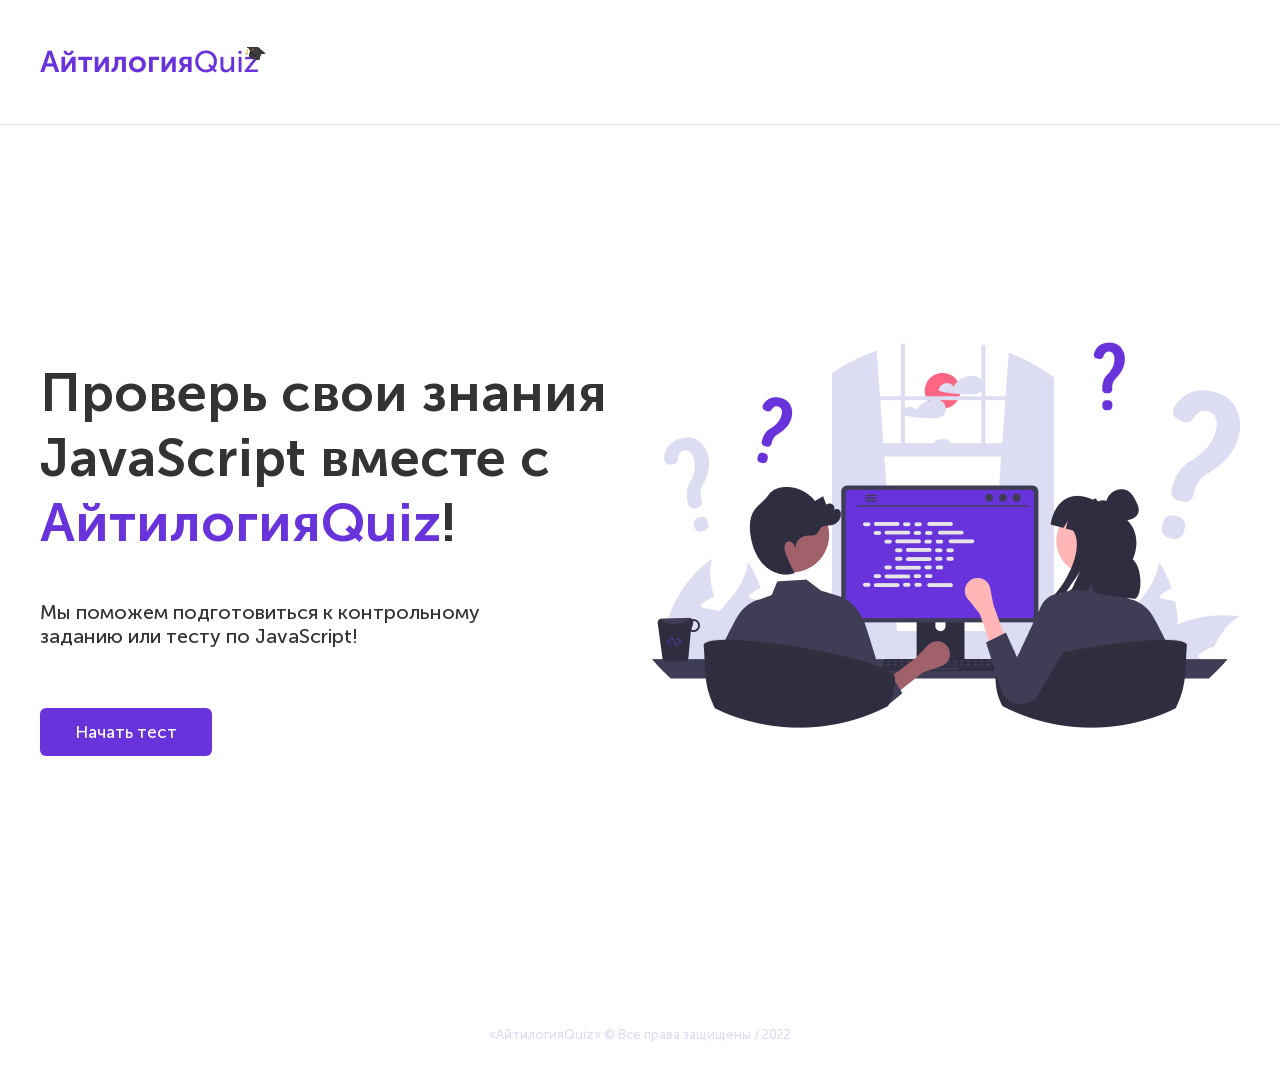
<file: index.html>
<!DOCTYPE html>
<html lang="en">
<head>
    <meta charset="UTF-8">
    <title>Айтилогия Quiz</title>
    <link rel="stylesheet" href="styles/common.css">
    <link rel="stylesheet" href="styles/index.css">
</head>
<body>

<header class="header">
    <div class="container">
        <div class="logo">
            <img src="images/logo.png" alt="Логотип">
        </div>
    </div>
</header>

<section class="main">
    <div class="container">
        <div class="main-content">
            <h1 class="big-title">Проверь свои знания JavaScript вместе с <span>АйтилогияQuiz</span>!</h1>
            <div class="main-description">
                Мы поможем подготовиться к контрольному заданию или тесту по JavaScript!
            </div>
            <div class="main-button">
                <a href="form.html" class="button">Начать тест</a>
            </div>
        </div>
        <div class="main-image">
            <img src="images/main-image.png" alt="Главная картинка">
        </div>
    </div>
</section>

<footer class="footer">
    «АйтилогияQuiz» © Все права защищены / 2022
</footer>

</body>
</html>
</file>
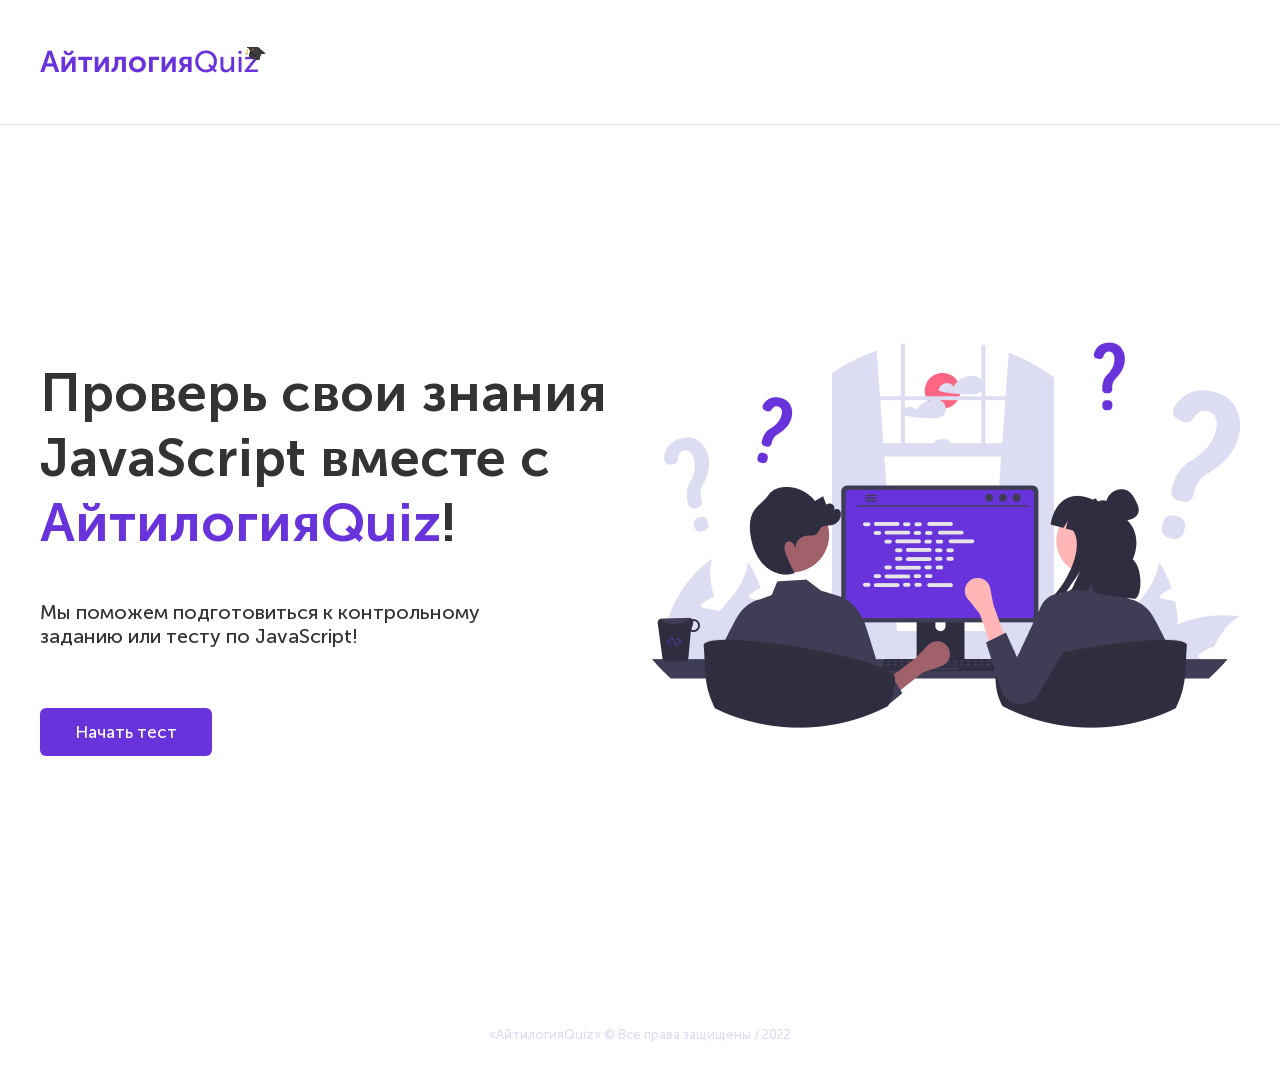
<file: answers.html>
<!DOCTYPE html>
<html lang="en">
<head>
    <meta charset="UTF-8">
    <title>Правильные ответы</title>
    <link rel="stylesheet" href="styles/common.css">
    <link rel="stylesheet" href="styles/answers.css">


</head>
<body>

<header class="header">
    <div class="container">
        <div class="logo">
            <img src="images/logo.png" alt="Логотип">
        </div>
    </div>
</header>

<section class="correct-answers">
    <div class="container">
        <div class="correct-answers-descriptions">
            <div class="correct-answers-description-1 test-pre-title">
                Результат прохождения теста
                <img src="images/little-arrow.png" alt="Маленькая стрелочка">
            </div>
            <div class="correct-answers-description-2" id="pre-title">
                Тест №1. “JavaScript: Начальный уровень”
            </div>
        </div>

        <h1 class="common-title choice-title"><span>Правильные ответы</span> к тесту</h1>

        <div class="questions" id="questions"></div>

        <div class="open-answers">
            <a id="back-to-result" href="result.html">Обратно к моему результату теста </a>
            <div class="little-arrow">
                <img src="images/little-arrow2.png" alt="Маленькая стрелочка">
            </div>
        </div>
        </div>

</section>


<footer class="footer">
    «АйтилогияQuiz» © Все права защищены / 2022
</footer>

<script src="scripts/common.js"></script>
<script src="scripts/answers.js"></script>


</body>
</html>
</file>
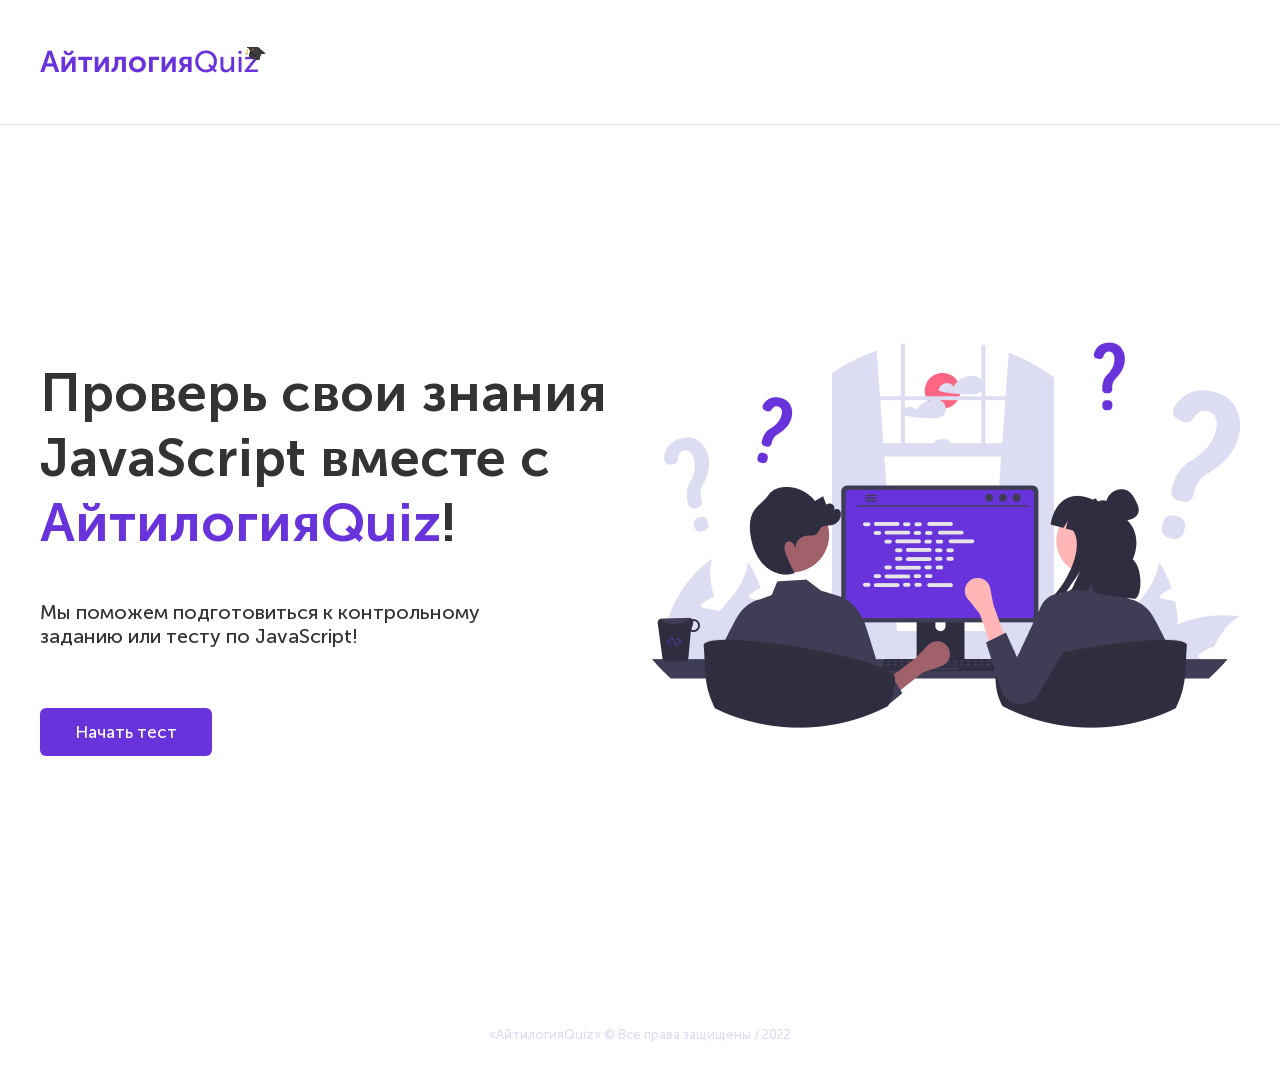
<file: choice.html>
<!DOCTYPE html>
<html lang="en">
<head>
    <meta charset="UTF-8">
    <title>Выбор темы теста</title>
    <link rel="stylesheet" href="styles/common.css">
    <link rel="stylesheet" href="styles/choice.css">
</head>
<body>
<header class="header">
    <div class="container">
        <div class="logo">
            <img src="images/logo.png" alt="Логотип">
        </div>
    </div>
</header>

<section class="choice">
    <div class="container">
        <div class="choice-content">
            <h1 class="common-title choice-title">Выберите <span>тему теста</span></h1>
            <div class="choice-description">Чтобы начать тест, выберите одну из предложенных ниже тем.</div>
            <div class="choice-options" id="choice-options">


            </div>
        </div>
        <div class="choice-image">
            <img src="images/choice-image.png" alt="Персонажи">
        </div>
    </div>
</section>


<footer class="footer">
    «АйтилогияQuiz» © Все права защищены / 2022
</footer>

<script src="scripts/common.js"></script>
<script src="scripts/choice.js"></script>
</body>
</html>
</file>
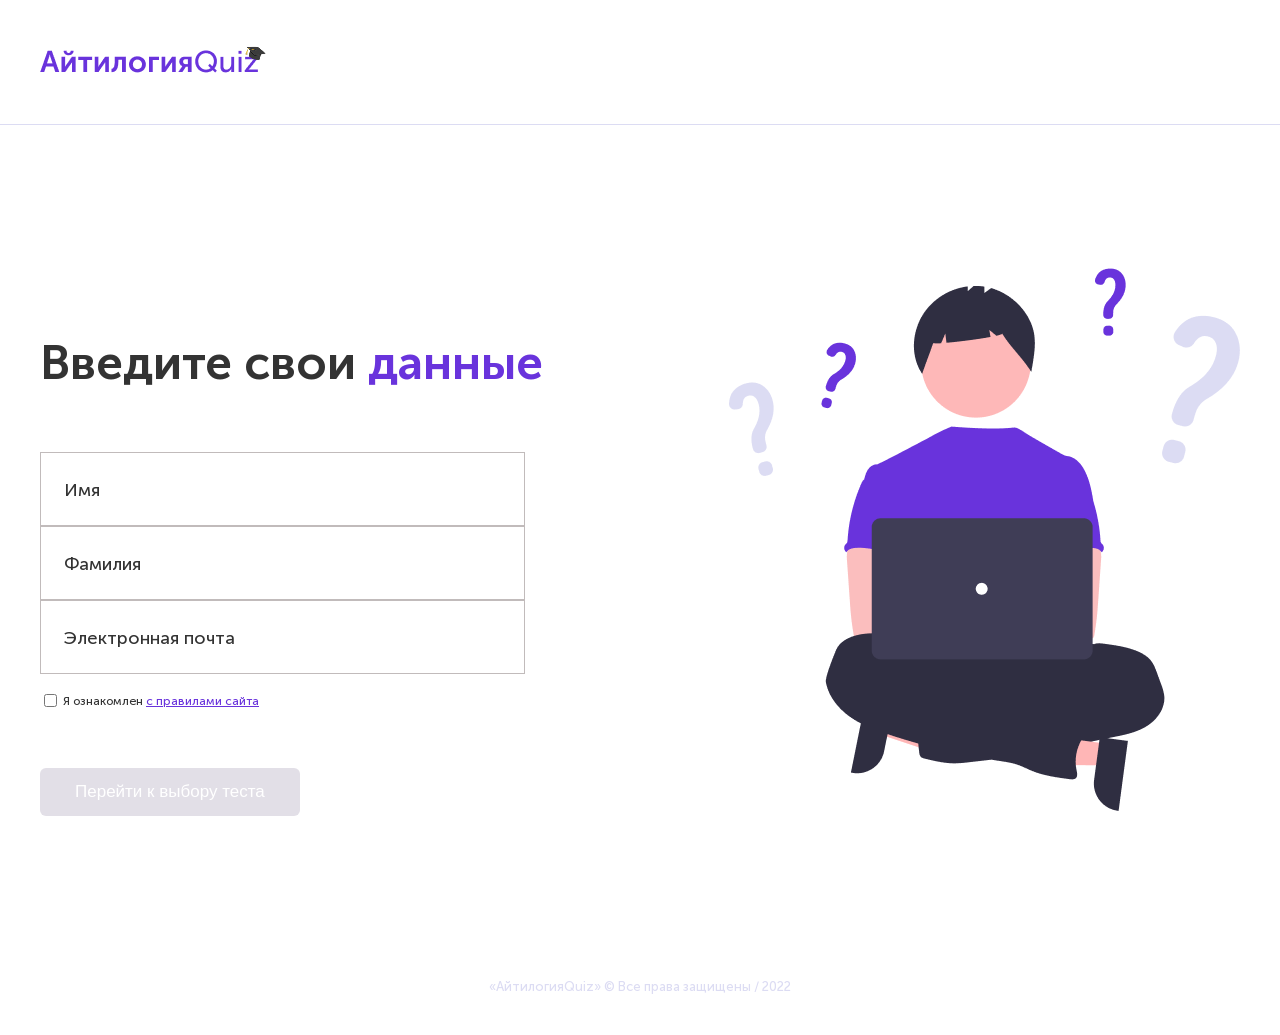
<file: form.html>
<!DOCTYPE html>
<html lang="en">
<head>
    <meta charset="UTF-8">
    <title>Регистрация</title>
    <link rel="stylesheet" href="styles/common.css">
    <link rel="stylesheet" href="styles/form.css">
</head>
<body>
<header class="header">
    <div class="container">
        <div class="logo">
            <img src="images/logo.png" alt="Логотип">
        </div>
    </div>
</header>

<section class="form">
    <div class="container">
        <div class="form-content">
            <h1 class="form-title common-title">Введите свои <span>данные</span></h1>
            <div class="form-details">
                <div class="form-group">
                    <input type="text" class="form-input" id="name" required>
                    <label for="name" class="form-label">Имя</label>
                </div>
                <div class="form-group">
                    <input type="text" class="form-input" id="last-name" required>
                    <label for="last-name" class="form-label">Фамилия</label>
                </div>
                <div class="form-group">
                    <input type="text" class="form-input" id="email" required>
                    <label for="email" class="form-label">Электронная почта</label>
                </div>
                <div class="form-agree">
                    <input type="checkbox"  id="agree">
                    <label for="agree">
                        Я ознакомлен <a href="#">с правилами сайта</a>
                    </label>
                </div>
            </div>
            <div class="form-button">
                <button class="button" id="process" disabled>Перейти к выбору теста</button>
            </div>
        </div>
        <div class="form-image">
            <img src="images/info-image.png" alt="Персонаж">
        </div>
    </div>
</section>


<footer class="footer">
    «АйтилогияQuiz» © Все права защищены / 2022
</footer>

<script src="scripts/form.js"></script>
</body>
</html>
</file>
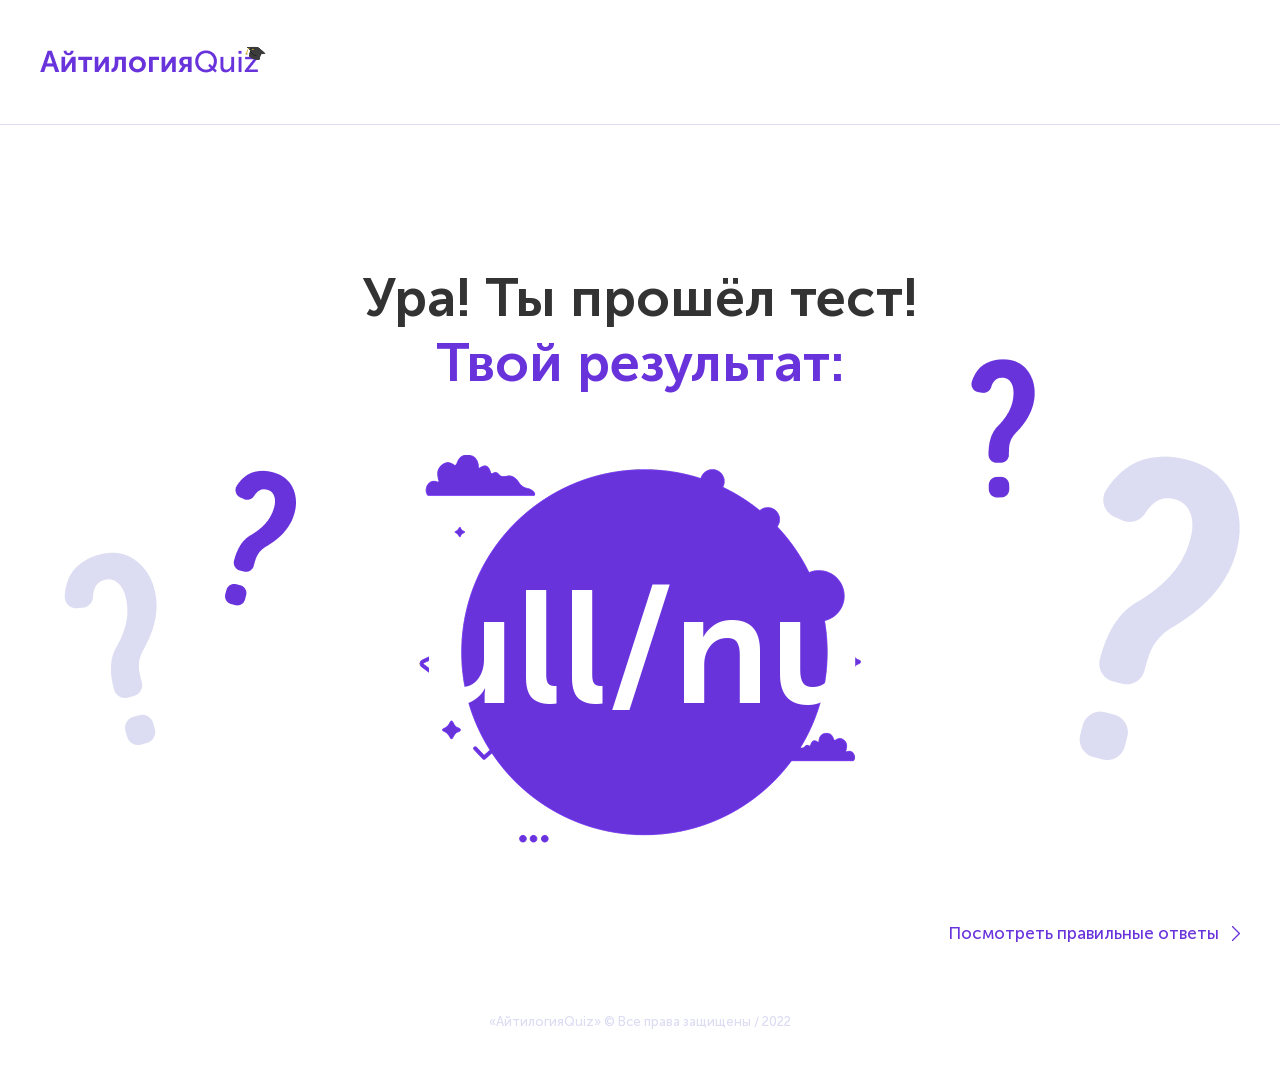
<file: result.html>
<!DOCTYPE html>
<html lang="en">
<head>
    <meta charset="UTF-8">
    <title>Результат</title>
    <link rel="stylesheet" href="styles/common.css">
    <link rel="stylesheet" href="styles/result.css">
</head>
<body>
<header class="header">
    <div class="container">
        <div class="logo">
            <img src="images/logo.png" alt="Логотип">
        </div>
    </div>
</header>

<section class="result">
    <div class="container">
        <div class="result-image">
            <img src="images/question-marks.png" alt="Знаки вопросов">
        </div>
        <div class="result-title big-title">
            Ура! Ты прошёл тест! <span>Твой результат:</span>
        </div>
        <div class="result-score" id="result-score">
            4/5
        </div>

        <div class="open-answers">
            <a id="open-answers" href="answers.html">Посмотреть правильные ответы </a>
            <div class="little-arrow">
                <img src="images/little-arrow2.png" alt="Маленькая стрелочка">
            </div>
        </div>

    </div>
</section>


<footer class="footer">
    «АйтилогияQuiz» © Все права защищены / 2022
</footer>

<script src="scripts/common.js"></script>
<script src="scripts/result.js"></script>
</body>
</html>
</file>
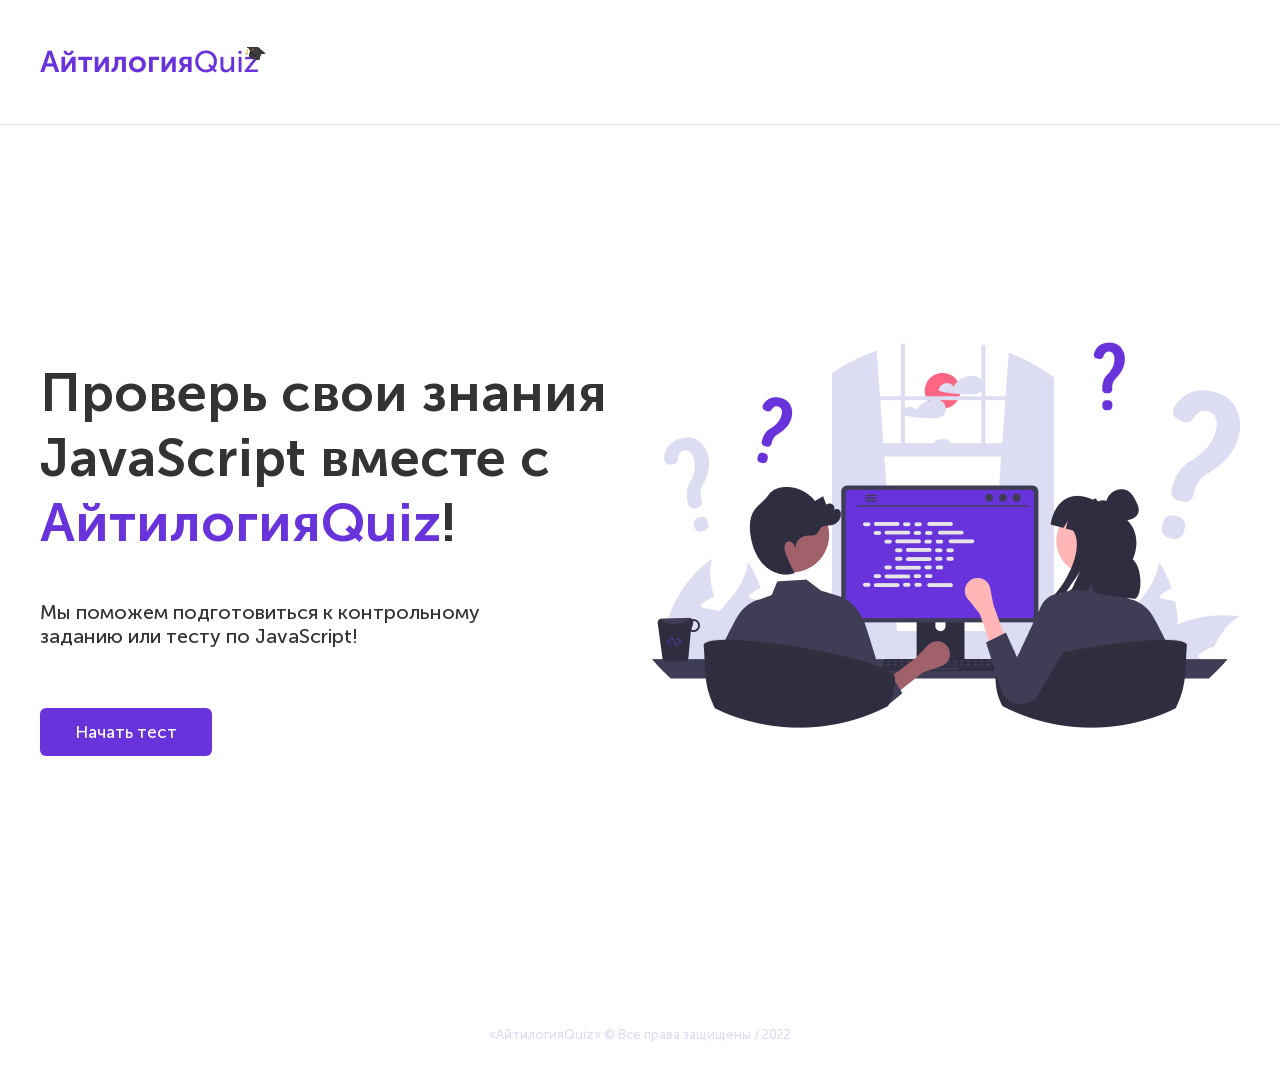
<file: test.html>
<!DOCTYPE html>
<html lang="en">
<head>
    <meta charset="UTF-8">
    <title>Выбор темы теста</title>
    <link rel="stylesheet" href="styles/common.css">
    <link rel="stylesheet" href="styles/test.css">
</head>
<body>
<header class="header">
    <div class="container">
        <div class="logo">
            <img src="images/logo.png" alt="Логотип">
        </div>
    </div>
</header>

<section class="test">
    <div class="container">
        <div class="test-pre-title" id="pre-title">
            Тест №1. “JavaScript: Начальный уровень”
        </div>
        <div class="test-progress-bar" id="progress-bar">

        </div>
        <div class="test-question">
            <div class="test-question-title" id="title">
                <span>Вопрос 2:</span> Тут должен быть текст вопроса?
            </div>
            <div class="test-question-options" id="options">

            </div>
        </div>

        <div class="test-actions">
            <div class="test-previous-action">
                <button class="button button-transparent" id="prev" disabled>Назад</button>
            </div>
            <div class="test-time">
                <div class="test-time-text">Осталось времени:</div>
                <div class="test-time-clock" id="timer">59</div>
            </div>
            <div class="test-next-action">
                <button class="button button-transparent" id="next" disabled>Дальше</button>
            </div>
        </div>
        <div class="pass-question">
            <a href="javascript:void(0)" id="pass">Пропустить вопрос <img src="images/small-arrow.png" alt="Стрелка"></a>
        </div>
    </div>

</section>


<footer class="footer">
    «АйтилогияQuiz» © Все права защищены / 2022
</footer>

<script src="scripts/common.js"></script>
<script src="scripts/test.js"></script>
</body>
</html>
</file>
<file: styles/common.css>
body {
    margin: 0;
    font-family: "Museo Sans Cyrl", sans-serif;
    color: #333333;
}

a {
    color: #6933DC;
}

@font-face {
    src: url("../fonts/MuseoSansCyrl-500.ttf");
    font-family: "Museo Sans Cyrl";
}
@font-face {
    src: url("../fonts/MuseoSansCyrl-700.ttf");
    font-family: "Museo Sans Cyrl Bold";
}

.header {
    padding: 42px 0 40px;
    border-bottom: 1px solid #DCDCF3;
}

.container {
    max-width: 1200px;
    margin: 0 auto;
}

.button {
    padding: 14px 35px;
    background: #6933DC;
    border-radius: 6px;
    font-size: 17px;
    line-height: 20px;
    color: #FFFFFF;
    border: 0;
    transition: .4s;
    cursor: pointer;
    text-decoration: none;
}

a.button {
    display: inline-block;
}

.button:hover {
    background: #4f26a8;
}
.button:disabled {
    background-color: #e2dfe7;
    cursor: not-allowed;
}

.button-transparent {
    background: transparent;
    color: #6933DC;
    border: 1px solid #6933DC;
}

.button-transparent:hover {
    background: #6933DC;
    color: white;
}
.button-transparent:disabled {
    background: transparent;
    color: #e2dfe7;
    border: 1px solid #e2dfe7;
}

.footer {
    text-align: center;
    padding: 40px 0;
    font-size: 13px;
    line-height: 16px;
    color: #DCDCF3;
}

.common-title {
    font-family: "Museo Sans Cyrl Bold", sans-serif;
    font-size: 48px;
    line-height: 58px;
    color: #333333;
}

.common-title span {
    color: #6933DC;
}

.big-title {
    font-family: "Museo Sans Cyrl Bold", sans-serif;
    font-size: 54px;
    line-height: 65px;
}

.big-title span {
    color: #6933DC;
}

.open-answers  {
    width: 100%;
    justify-content: right;
    display: flex;
    align-items: center;
    margin-top: 80px;
}
.open-answers a {
    margin-right: 13px;
    padding-bottom: 5px;
    font-size: 17px;
    line-height: 20px;
    text-decoration: none;
}


.test-pre-title {
    font-size: 20px;
    line-height: 24px;
    color: #DCDCF3;
}

.test-question-title {
    font-size: 36px;
    line-height: 43px;
    font-family: "Museo Sans Cyrl Bold", sans-serif;
}

.test-question-title span {
    color: #6933DC;
}

.test-question-options {
    margin-top: 58px;
}

.test-question-option {
    font-size: 20px;
    line-height: 24px;
    margin-bottom: 20px;
    display: flex;
}

.test-question-options label {
    cursor: pointer;
}

.test-actions {
    display: flex;
    align-items: center;
    justify-content: space-between;
}
input[type="radio"] {
    appearance: none;
    -webkit-appearance: none;
    width: 20px;
    height: 20px;
    border: 3px solid #6933DC;
    border-radius: 50%;
    margin: 0 13px 0 0;
    transform: translateY(2px);

    display: grid;
    place-content: center;
}
</file>
<file: styles/index.css>
.main {
    padding-top: 190px;
    padding-bottom: 231px;
}

.main .container {
    display: flex;
    align-items: center;
    justify-content: space-between;
}

.main-content {
    max-width: 588px;
}



.main-description {
    margin-top: 40px;
    font-size: 20px;
    line-height: 24px;
    max-width: 486px;
}

.main-button {
    margin-top: 60px;
}
</file>
<file: styles/answers.css>
.correct-answers .container {
    padding-top: 20px;
    padding-bottom: 60px;
}


.correct-answers-descriptions {
    display: flex;
    align-items: center;
    gap: 15px;
}


.questions {
    display: flex;
    flex-direction: column;
    gap: 32px;
}

.test-question-options {
    margin-top: 40px;

}


.test-question-title {
    margin-top: 28px;
}
</file>
<file: styles/choice.css>
.choice {
    padding-top: 180px;
    padding-bottom: 227px;
}
.choice .container {
    display: flex;
    align-items: center;
    justify-content: space-between;
}

.choice-content {
    max-width: 583px;
}

.choice-description {
    margin-top: 40px;
    font-size: 18px;
    line-height: 22px;
}

.choice-options {
    margin-top: 60px;
    width: 588px;
}

.choice-option {
    background: #FFFFFF;
    border: 1px solid #C1BBBB;
    font-size: 18px;
    line-height: 22px;
    padding: 26px 70px 26px 40px;
    position: relative;
    transition: .2s ease all;
}

.choice-option:hover {
    border-left: 5px solid #6933DC;
    cursor: pointer;
    color: #6933DC;
    font-family: "Museo Sans Cyrl Bold", sans-serif;
}

.choice-option-arrow {
    position: absolute;
    right: 40px;
    top: 27px;
    display: none;
}

.choice-option:hover .choice-option-arrow {
    display: block;
}
</file>
<file: styles/form.css>
.form {
    padding-top: 140px;
    padding-bottom: 123px;
}

.form .container {
    display: flex;
    align-items: flex-end;
    justify-content: space-between;
}

.form-content {
    max-width: 504px;
}



.form-details {
    margin-top: 60px;
    max-width: 485px;
}

.form-agree {
    margin-top: 15px;
    font-size: 12px;
    line-height: 14px;
    color: #333333;
}

.form-agree input {
    top: 2px;
    position: relative;
}
.form-agree input,
.form-agree label {
    cursor: pointer;
}



.form-group {
    background: #FFFFFF;
    border: 1px solid #C1BBBB;
    padding: 12px 23px 13px 23px;
    width: 485px;
    height: 74px;
    box-sizing: border-box;
    position: relative;
    transition: .2s ease all;
}

.form-input {
    border: 0;
    outline: 0;
    width: 100%;
    height: 100%;
    padding: 0;
    font-size: 18px;
    line-height: 22px;
    color: #6933DC;
    font-family: "Museo Sans Cyrl Bold", sans-serif;
}

.form-label {
    font-size: 18px;
    line-height: 22px;
    color: #333333;
    position: absolute;
    left: 23px;
    top: 26px;
    transition: .2s ease all;
}

.form-button {
    margin-top: 60px;
}

.form-input:focus ~ .form-label,
.form-input:not(:focus):valid ~ .form-label
{
    top: 12px;
}

.form-input:valid,
.form-input:focus {
    margin-top: 27px;
    height: auto;
}

.form-group:focus-within {
    border-left: 5px solid #6933DC;
}
</file>
<file: styles/result.css>
.result {
    padding-top: 140px;
    padding-bottom: 26px;
    text-align: center;
}

.result .container {
    display: flex;
    align-items: center;
    flex-direction: column;
    position: relative;
}

.result-image {
    position: absolute;
    top: 87px;
    z-index: -1;
}

.result-title {
    max-width: 588px;
    margin-bottom: 60px;
}

.result-score {
    background-image: url("/images/result-image.png");
    background-size: cover;
    background-position: center;
    width: 480px;
    height: 388px;
    display: flex;
    align-items: center;
    justify-content: center;
    font-size: 158px;
    line-height: 190px;
    font-family: "Museo Sans Cyrl Bold", sans-serif;
    text-align: center;
    color: white;
}
</file>
<file: styles/test.css>
.test {
    padding-top: 20px;
    padding-bottom: 50px;
}


.test-progress-bar {
    margin-top: 60px;
    margin-bottom: 80px;
    display: flex;
}

.test-question-options {
    min-height: 344px;
}

.test-time {
    display: flex;
    align-items: center;
}

.test-time-text {
    font-size: 17px;
    line-height: 20px;
    color: #6933DC;
    margin-right: 15px;
}

.test-time-clock {
    background-image: url("../images/time.png");
    background-size: cover;
    background-position: center;
    width: 27px;
    height: 29px;
    font-size: 10px;
    text-align: center;
    line-height: 28px;
}

.pass-question {
    display: flex;
    justify-content: flex-end;
    margin-top: 10px;
}

.pass-question a {
    font-size: 17px;
    line-height: 20px;
    color: #6933DC;
    text-decoration: none;
    display: flex;
    align-items: center;
}

.pass-question a:hover {
    text-decoration: underline;
}
.pass-question a img {
    margin-left: 13px;
}



input[type="radio"]::before {
    content: "";
    width: 10px;
    height: 10px;
    border-radius: 50%;
    box-shadow: inset 10px 10px #6933DC;
    transition: .2s ease transform;
    transform: scale(0);
}

input[type="radio"]:checked::before {
    transform: scale(1);
}

.test-progress-bar-item {
    display: flex;
    flex-direction: column;
    align-items: center;
    position: relative;
}

.test-progress-bar-item:not(:first-child) {
    margin-left: 130px;
}
.test-progress-bar-item:not(:last-child)::before {
   content: "";
    z-index: -1;
    position: absolute;
    width: 184px;
    background: #DCDCF3;
    height: 6px;
    left: 28px;
    top: 10px;
}

.test-progress-bar-item.complete:not(:last-child)::before {
    background: #6933DC;
}

.test-progress-bar-item-circle {
    width: 26px;
    height: 26px;
    background: #DCDCF3;
    border-radius: 50%;
}

.test-progress-bar-item-text {
    font-size: 13px;
    line-height: 16px;
    color: #333333;
    margin-top: 10px;
}

.test-progress-bar-item.complete .test-progress-bar-item-circle,
.test-progress-bar-item.active .test-progress-bar-item-circle {
    background: #6933DC;
}

.test-progress-bar-item.active::after {
    content: "";
    border-radius: 50%;
    position: absolute;
    z-index: 1;
    width: 14px;
    height: 14px;
    background: #DCDCF3;
    top: 6px;
}
</file>
